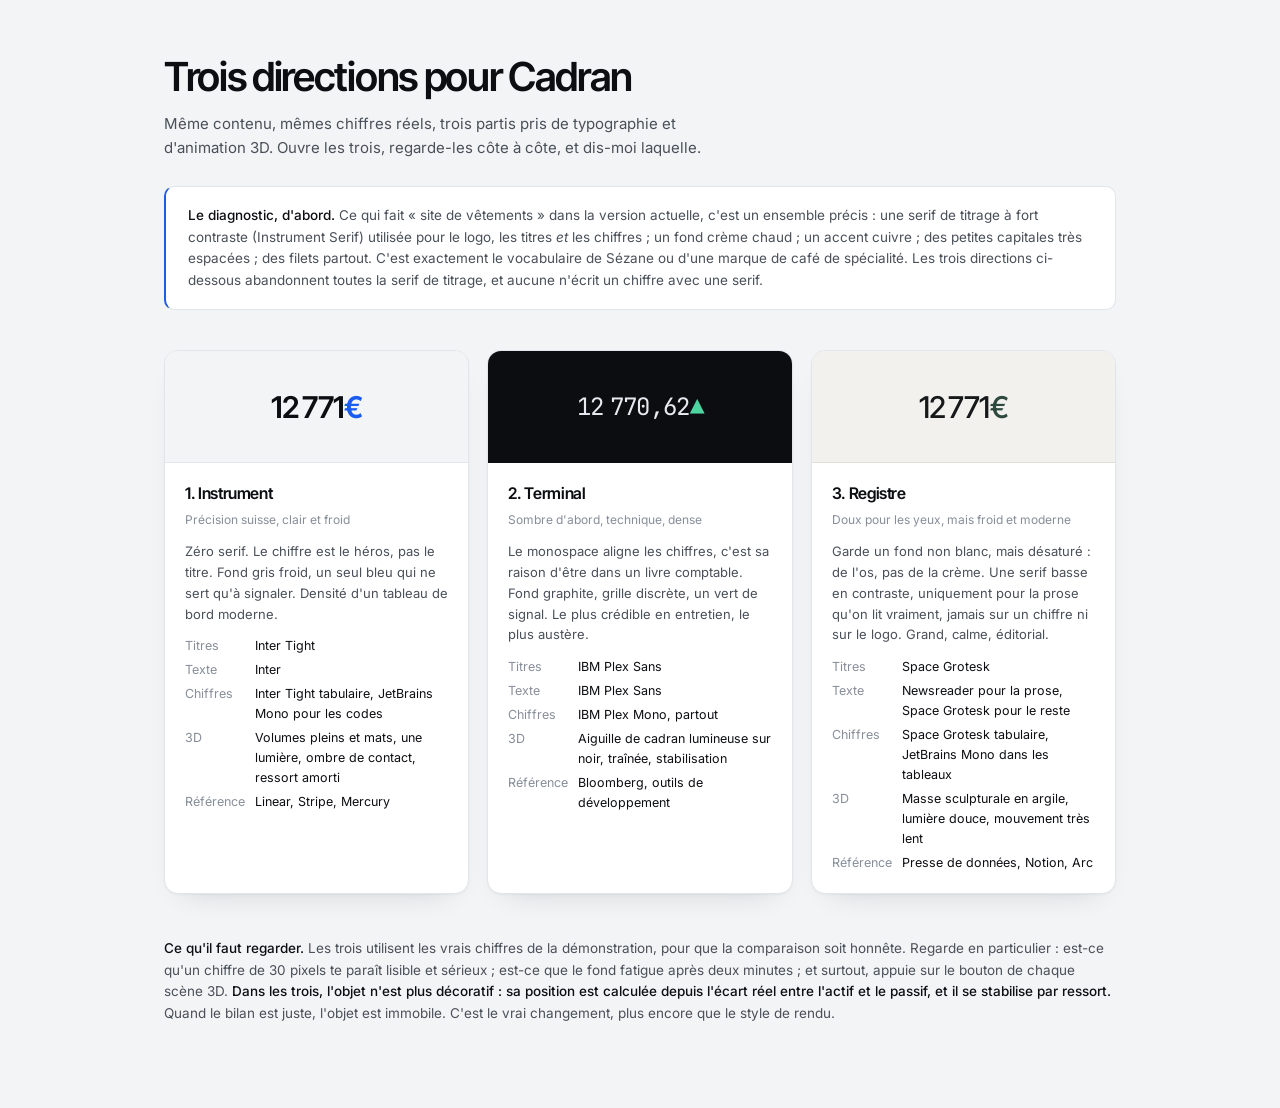
<file: design/index.html>
<!doctype html>
<html lang="fr">
<head>
<meta charset="utf-8">
<meta name="viewport" content="width=device-width,initial-scale=1">
<meta name="darkreader-lock">
<title>Cadran, trois directions</title>
<link href="https://fonts.googleapis.com/css2?family=Inter+Tight:wght@400;500;600&family=Inter:wght@400;450&family=JetBrains+Mono:wght@400&display=swap" rel="stylesheet">
<style>
:root{--bg:#F3F4F6;--card:#fff;--ink:#0C0E12;--ink2:#4A5059;--ink3:#878E99;--line:#E2E5EA;--accent:#1B5CF0}
*{box-sizing:border-box} html,body{margin:0}
body{background:var(--bg);color:var(--ink);font:14px/1.6 "Inter",system-ui,sans-serif;padding:0 0 70px}
.wrap{max-width:1000px;margin:0 auto;padding:0 24px}
h1{font-family:"Inter Tight",sans-serif;font-weight:600;font-size:clamp(28px,4vw,40px);
   letter-spacing:-.033em;line-height:1.05;margin:56px 0 14px}
.lede{font-size:15px;color:var(--ink2);max-width:66ch;margin:0 0 8px}
.crit{margin:26px 0 40px;padding:18px 22px;background:#fff;border:1px solid var(--line);
  border-left:2px solid var(--accent);border-radius:10px;font-size:13.5px;color:var(--ink2)}
.crit b{color:var(--ink);font-weight:500}
.cards{display:grid;grid-template-columns:repeat(3,1fr);gap:18px}
a.card{display:block;text-decoration:none;color:inherit;background:var(--card);
  border:1px solid var(--line);border-radius:14px;overflow:hidden;
  box-shadow:0 1px 2px rgba(12,14,18,.04),0 14px 30px -20px rgba(12,14,18,.2);
  transition:transform .18s ease, box-shadow .18s ease}
a.card:hover{transform:translateY(-3px);box-shadow:0 1px 2px rgba(12,14,18,.05),0 22px 44px -22px rgba(12,14,18,.3)}
.swatch{height:112px;display:flex;align-items:center;justify-content:center;
  font-size:30px;letter-spacing:-.03em}
.s1{background:#F3F4F6;color:#0C0E12;font-family:"Inter Tight",sans-serif;font-weight:600;
  border-bottom:1px solid var(--line)}
.s1 i{font-style:normal;color:#1B5CF0}
.s2{background:#0B0D10;color:#E6EAF0;font-family:"JetBrains Mono",monospace;font-size:24px}
.s2 i{font-style:normal;color:#4DD4A0}
.s3{background:#F2F1EE;color:#16181A;font-family:"Inter Tight",sans-serif;font-weight:500;
  border-bottom:1px solid #E0DFDA}
.s3 i{font-style:normal;color:#2E4A3F}
.body{padding:18px 20px 20px}
.body h2{font-family:"Inter Tight",sans-serif;font-weight:600;font-size:16px;
  letter-spacing:-.022em;margin:0 0 3px}
.body .n{font-size:12px;color:var(--ink3);margin:0 0 12px}
.body p{font-size:13px;color:var(--ink2);margin:0 0 12px}
dl{margin:0;font-size:12.5px;display:grid;grid-template-columns:auto 1fr;gap:4px 10px}
dt{color:var(--ink3)} dd{margin:0}
.how{margin-top:44px;font-size:13.5px;color:var(--ink2)}
.how b{color:var(--ink);font-weight:500}
@media(max-width:820px){.cards{grid-template-columns:1fr}}
</style>
</head>
<body>
<div class="wrap">

  <h1>Trois directions pour Cadran</h1>
  <p class="lede">Même contenu, mêmes chiffres réels, trois partis pris de typographie et
  d'animation 3D. Ouvre les trois, regarde-les côte à côte, et dis-moi laquelle.</p>

  <div class="crit"><b>Le diagnostic, d'abord.</b> Ce qui fait « site de vêtements » dans la
  version actuelle, c'est un ensemble précis : une serif de titrage à fort contraste
  (Instrument Serif) utilisée pour le logo, les titres <i>et</i> les chiffres ; un fond crème
  chaud ; un accent cuivre ; des petites capitales très espacées ; des filets partout. C'est
  exactement le vocabulaire de Sézane ou d'une marque de café de spécialité. Les trois
  directions ci-dessous abandonnent toutes la serif de titrage, et aucune n'écrit un chiffre
  avec une serif.</div>

  <div class="cards">

    <a class="card" href="1-instrument.html">
      <div class="swatch s1">12 771 <i>€</i></div>
      <div class="body">
        <h2>1. Instrument</h2>
        <p class="n">Précision suisse, clair et froid</p>
        <p>Zéro serif. Le chiffre est le héros, pas le titre. Fond gris froid, un seul bleu
        qui ne sert qu'à signaler. Densité d'un tableau de bord moderne.</p>
        <dl>
          <dt>Titres</dt><dd>Inter Tight</dd>
          <dt>Texte</dt><dd>Inter</dd>
          <dt>Chiffres</dt><dd>Inter Tight tabulaire, JetBrains Mono pour les codes</dd>
          <dt>3D</dt><dd>Volumes pleins et mats, une lumière, ombre de contact, ressort amorti</dd>
          <dt>Référence</dt><dd>Linear, Stripe, Mercury</dd>
        </dl>
      </div>
    </a>

    <a class="card" href="2-terminal.html">
      <div class="swatch s2">12 770,62 <i>▲</i></div>
      <div class="body">
        <h2>2. Terminal</h2>
        <p class="n">Sombre d'abord, technique, dense</p>
        <p>Le monospace aligne les chiffres, c'est sa raison d'être dans un livre comptable.
        Fond graphite, grille discrète, un vert de signal. Le plus crédible en entretien,
        le plus austère.</p>
        <dl>
          <dt>Titres</dt><dd>IBM Plex Sans</dd>
          <dt>Texte</dt><dd>IBM Plex Sans</dd>
          <dt>Chiffres</dt><dd>IBM Plex Mono, partout</dd>
          <dt>3D</dt><dd>Aiguille de cadran lumineuse sur noir, traînée, stabilisation</dd>
          <dt>Référence</dt><dd>Bloomberg, outils de développement</dd>
        </dl>
      </div>
    </a>

    <a class="card" href="3-registre.html">
      <div class="swatch s3">12 771 <i>€</i></div>
      <div class="body">
        <h2>3. Registre</h2>
        <p class="n">Doux pour les yeux, mais froid et moderne</p>
        <p>Garde un fond non blanc, mais désaturé : de l'os, pas de la crème. Une serif basse
        en contraste, uniquement pour la prose qu'on lit vraiment, jamais sur un chiffre ni
        sur le logo. Grand, calme, éditorial.</p>
        <dl>
          <dt>Titres</dt><dd>Space Grotesk</dd>
          <dt>Texte</dt><dd>Newsreader pour la prose, Space Grotesk pour le reste</dd>
          <dt>Chiffres</dt><dd>Space Grotesk tabulaire, JetBrains Mono dans les tableaux</dd>
          <dt>3D</dt><dd>Masse sculpturale en argile, lumière douce, mouvement très lent</dd>
          <dt>Référence</dt><dd>Presse de données, Notion, Arc</dd>
        </dl>
      </div>
    </a>

  </div>

  <p class="how"><b>Ce qu'il faut regarder.</b> Les trois utilisent les vrais chiffres de la
  démonstration, pour que la comparaison soit honnête. Regarde en particulier : est-ce qu'un
  chiffre de 30 pixels te paraît lisible et sérieux ; est-ce que le fond fatigue après deux
  minutes ; et surtout, appuie sur le bouton de chaque scène 3D. <b>Dans les trois, l'objet
  n'est plus décoratif : sa position est calculée depuis l'écart réel entre l'actif et le
  passif, et il se stabilise par ressort.</b> Quand le bilan est juste, l'objet est immobile.
  C'est le vrai changement, plus encore que le style de rendu.</p>

</div>
</body>
</html>
</file>
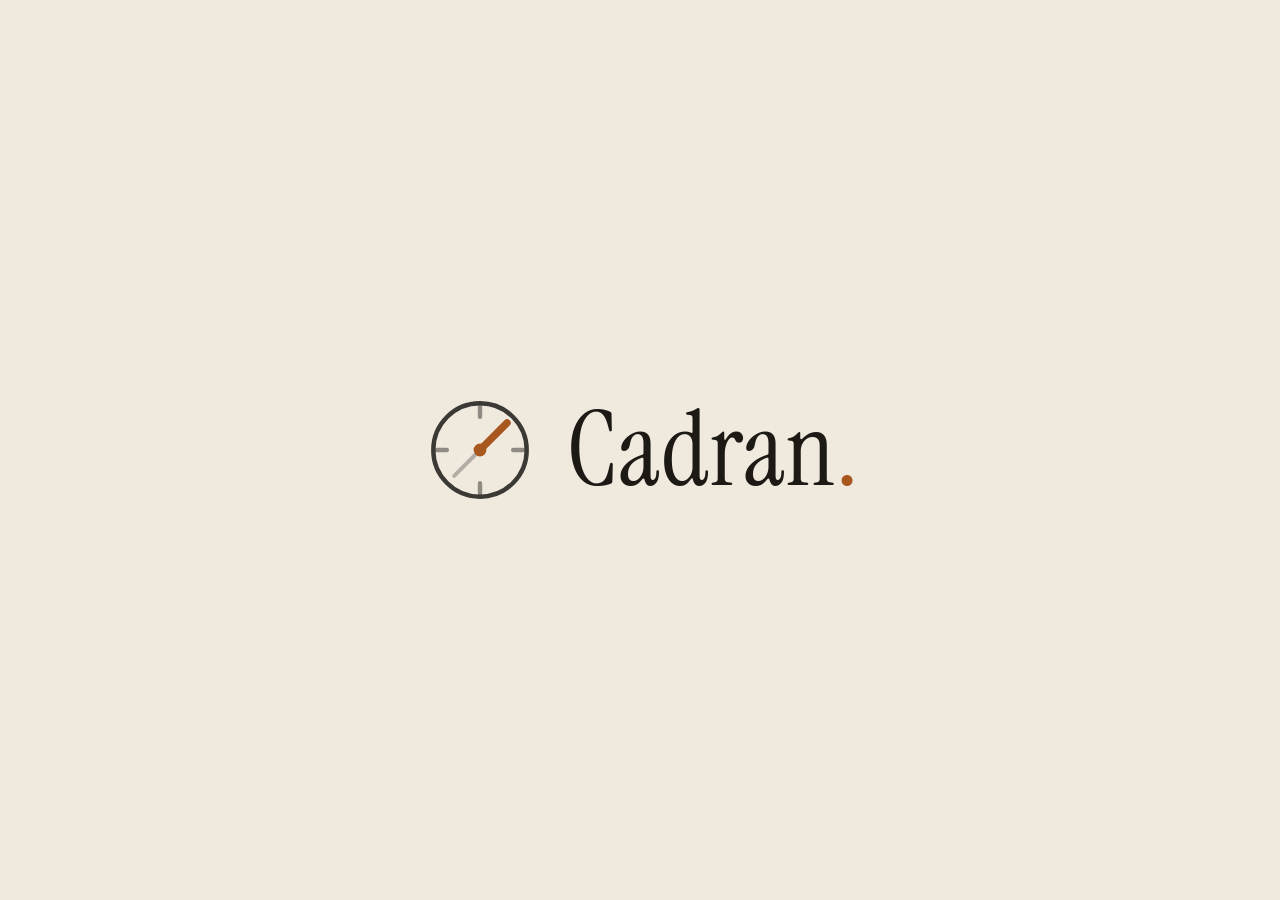
<file: brand/logo-lockup.html>
<!doctype html>
<meta charset="utf-8">
<title>logo</title>
<meta name="darkreader-lock">
<meta name="color-scheme" content="light">
<link href="https://fonts.googleapis.com/css2?family=Instrument+Serif&display=swap" rel="stylesheet">
<style>
  body{margin:0;background:#EFE9DE;display:grid;place-items:center;height:100vh;color:#1D1A16}
  .lock{display:flex;align-items:center;gap:28px}
  .name{font-family:"Instrument Serif",Georgia,serif;font-size:104px;line-height:1;letter-spacing:.01em}
  .name span{color:#A8571F}
</style>
<div class="lock">
  <svg viewBox="0 0 48 48" width="118" height="118">
    <circle cx="24" cy="24" r="19" fill="none" stroke="currentColor" stroke-width="1.8" opacity=".85"/>
    <g stroke="currentColor" stroke-width="1.8" stroke-linecap="round" opacity=".45">
      <path d="M24 6.5v4M41.5 24h-4M24 41.5v-4M6.5 24h4"/>
    </g>
    <path d="M24 24 13.5 34.5" stroke="currentColor" stroke-width="1.6" stroke-linecap="round" opacity=".28"/>
    <path d="M24 24 35 13" stroke="#A8571F" stroke-width="3" stroke-linecap="round"/>
    <circle cx="24" cy="24" r="2.6" fill="#A8571F"/>
  </svg>
  <div class="name">Cadran<span>.</span></div>
</div>
</file>
